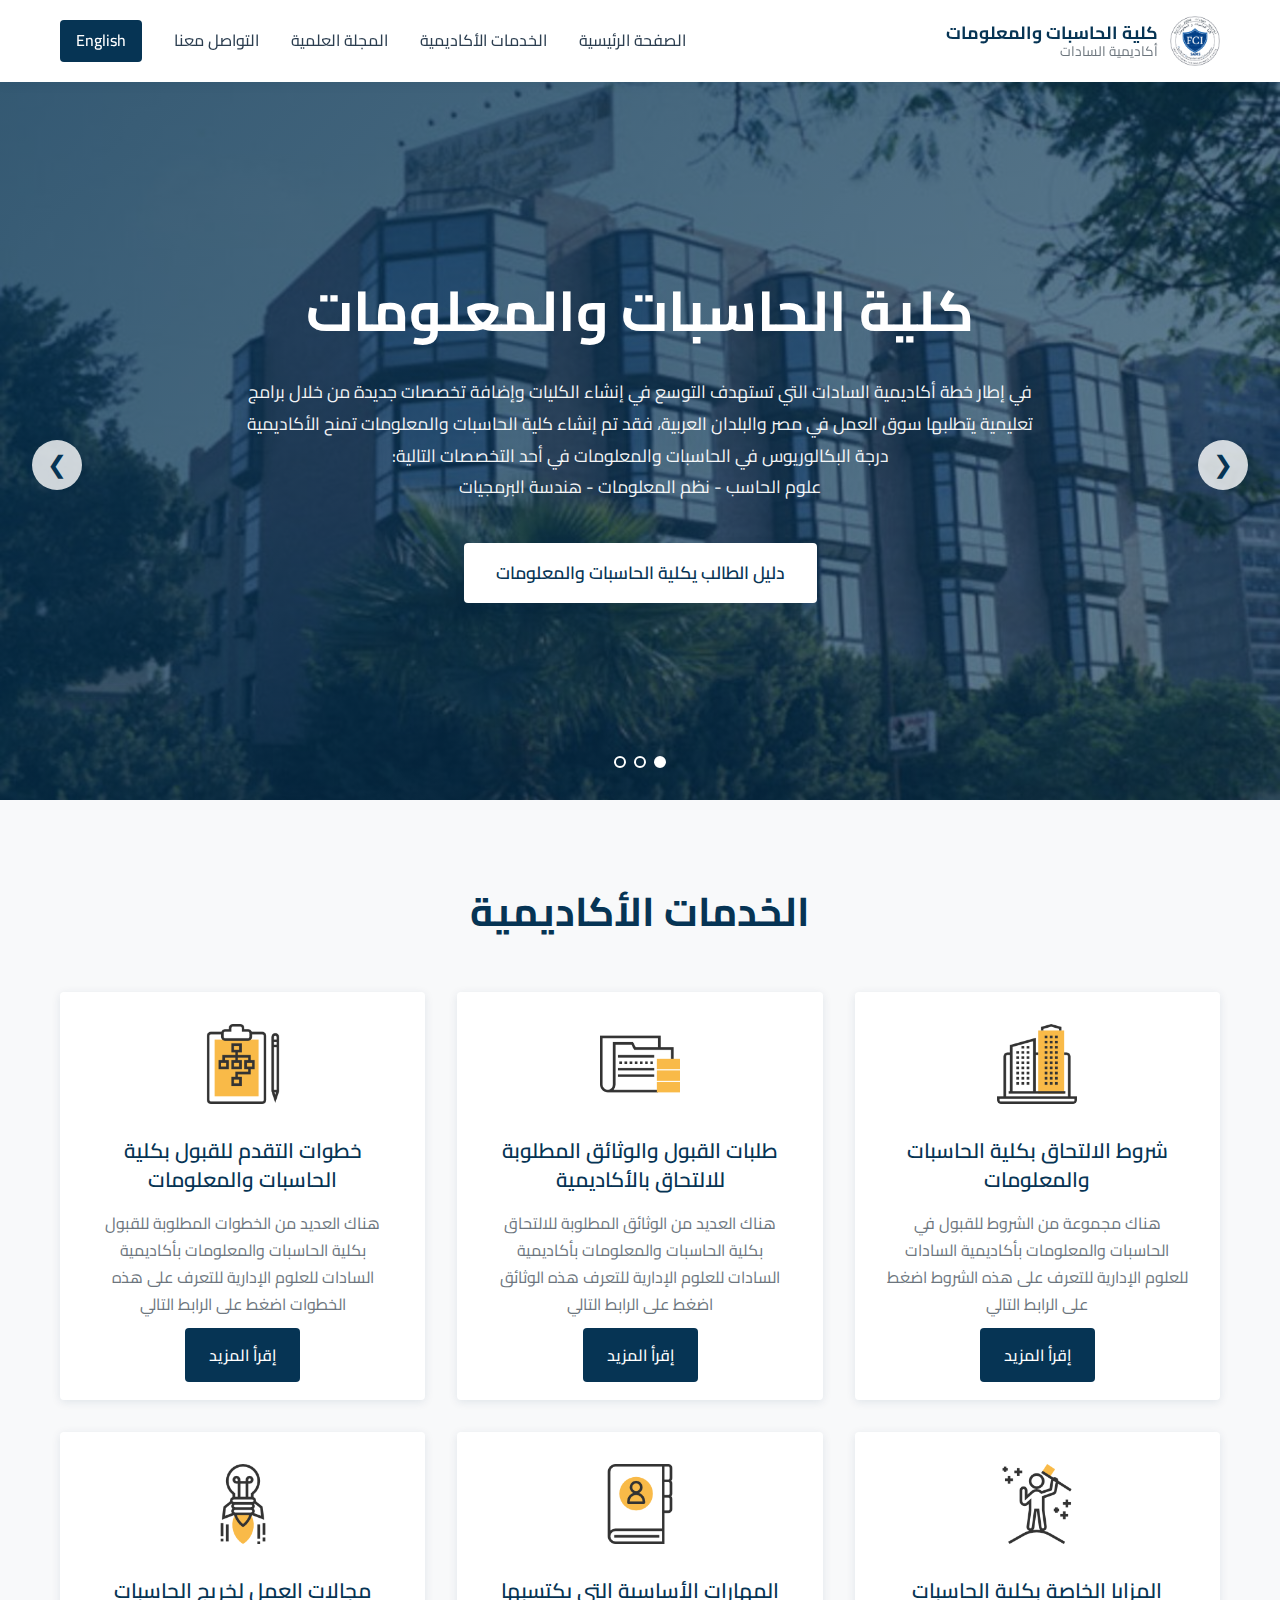
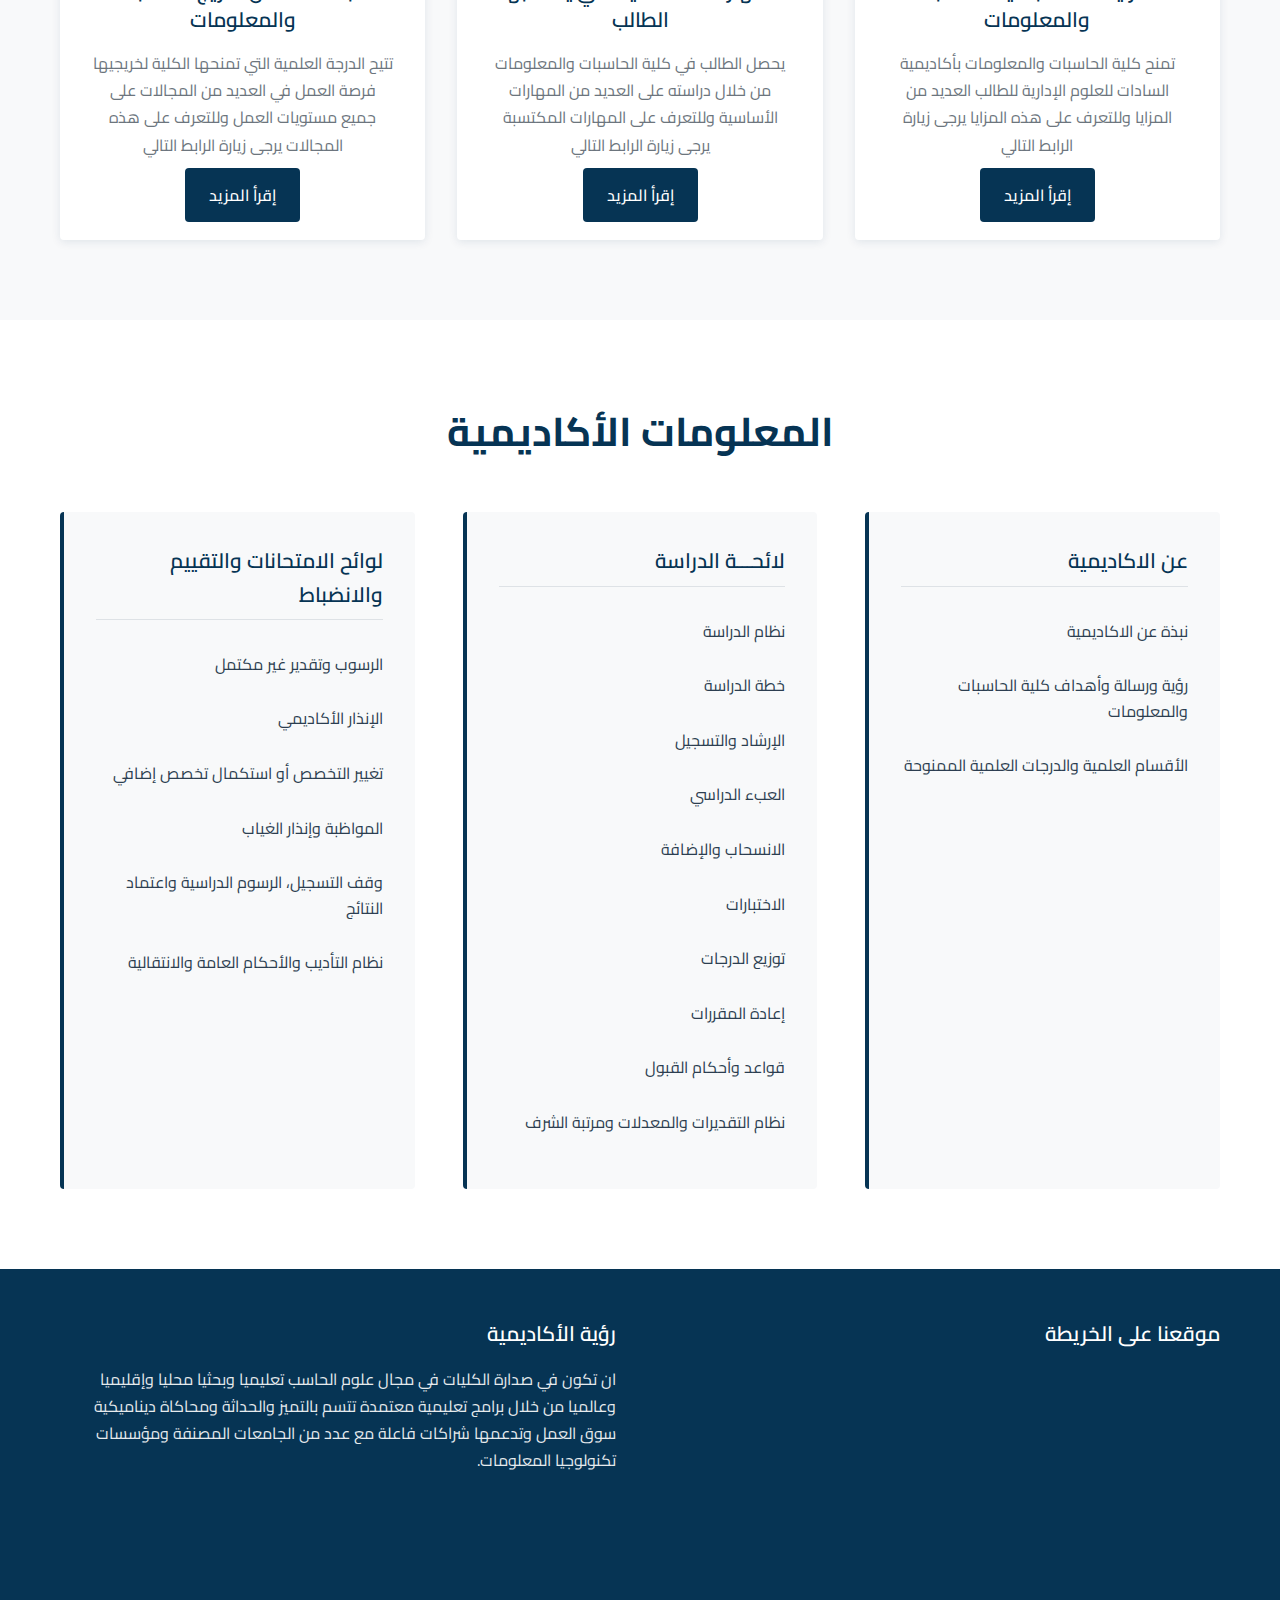
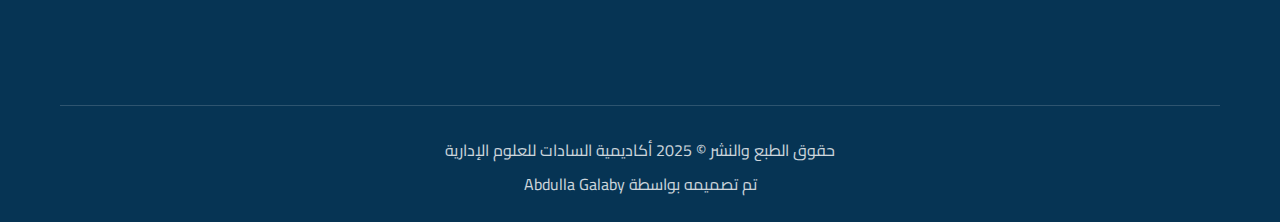
<file: index.html>
<!DOCTYPE html><html lang="ar" dir="rtl"><head>
    <meta charset="UTF-8">
    <meta name="viewport" content="width=device-width, initial-scale=1.0">
    <title>كلية الحاسبات والمعلومات - أكاديمية السادات</title>
    <link rel="icon" type="image/x-icon" href="/images/logo.png">
    <link rel="stylesheet" href="css/style.css">
    <link rel="preconnect" href="https://fonts.googleapis.com">
    <link rel="preconnect" href="https://fonts.gstatic.com" crossorigin="">
    <link href="https://fonts.googleapis.com/css2?family=Cairo:wght@300;400;600;700&family=Inter:wght@300;400;600;700&display=swap" rel="stylesheet">
</head>
<body>
    <!-- Header -->
    <header class="header">
        <div class="container">
            <div class="header-content">
                <div class="logo" onclick="window.location.href ='/'">
                    <img src="images/logo-78.png" alt="شعار أكاديمية السادات" class="logo-img">
                    <div class="logo-text">
                        <span class="logo-title">كلية الحاسبات والمعلومات</span>
                        <span class="logo-subtitle">أكاديمية السادات</span>
                    </div>
                </div>
                
                <nav class="nav">
                    <ul class="nav-menu">
                        <li><a href="/#home" class="nav-link">الصفحة الرئيسية</a></li>
                        <li><a href="/#cards-section" class="nav-link">الخدمات الأكاديمية</a></li>
                        <li><a href="#" class="nav-link">المجلة العلمية</a></li>
                        <!--<li><a href="/#links-section" class="nav-link">المعلومات الأكاديمية</a></li>-->
                        <li><a href="/contact" class="nav-link">التواصل معنا</a></li>
                    </ul>
                    
                    <div class="header-actions">
                        <a href="/en/" class="lang-toggle">English</a>
                        <button class="burger-menu" onclick="toggleMenu()">
                            <span></span>
                            <span></span>
                            <span></span>
                        </button>
                    </div>
                </nav>
            </div>
        </div>
    </header>

    <!-- Mobile Menu Overlay -->
    <div class="mobile-menu-overlay" onclick="toggleMenu()"></div>
    <!-- Main Content -->
    <main>
        <!-- Home Section -->
        <section id="home" class="hero">
            <div class="carousel">
                <div class="carousel-track">
                                        <div class="carousel-slide active">
                        <img src="images/688f4804b1947.jpg" alt="صورة الكلية 1">
                        <div class="slide-overlay"></div>
                    </div>
                                        <div class="carousel-slide ">
                        <img src="images/688f4805eddb9.jpg" alt="صورة الكلية 2">
                        <div class="slide-overlay"></div>
                    </div>
                                        <div class="carousel-slide ">
                        <img src="images/688f4b6b60785.jpeg" alt="صورة الكلية 3">
                        <div class="slide-overlay"></div>
                    </div>
                                    </div>
                
                <div class="carousel-content">
                    <div class="container">
                        <h1 class="hero-title">كلية الحاسبات والمعلومات</h1>
                        
                        <div class="hero-description">
                            <p>في إطار خطة أكاديمية السادات التي تستهدف التوسع في إنشاء الكليات وإضافة تخصصات جديدة من خلال برامج تعليمية يتطلبها سوق العمل في مصر والبلدان العربية، فقد تم إنشاء كلية الحاسبات والمعلومات تمنح الأكاديمية درجة البكالوريوس في الحاسبات والمعلومات في أحد التخصصات التالية:<br>
علوم الحاسب - نظم المعلومات - هندسة البرمجيات</p>
                        </div>
                                                <a href="https://drive.google.com/file/d/1PzMb8SVrkaJJdWj8Dk7TN1KblQc7kfsU/view" target="_blank" class="hero-btn">
                            دليل الطالب يكلية الحاسبات والمعلومات                        </a>
                    </div>
                </div>
                
                <div class="carousel-nav">
                    <button class="carousel-btn prev" onclick="changeSlide(-1)">❮</button>
                    <button class="carousel-btn next" onclick="changeSlide(1)">❯</button>
                </div>
                
                <div class="carousel-indicators">
                                        <button class="indicator active" onclick="goToSlide(0)"></button>
                                        <button class="indicator " onclick="goToSlide(1)"></button>
                                        <button class="indicator " onclick="goToSlide(2)"></button>
                                    </div>
            </div>
        </section>

        <!-- Cards Section -->
        <section id="cards-section" class="cards-section">
            <div class="container">
                <h2 class="section-title">الخدمات الأكاديمية</h2>
                
                <div class="cards-grid">
                                        <div class="card">
                        <div class="card-icon">
                            <img src="images/688f4e7904fda.png" alt="شروط الالتحاق بكلية الحاسبات والمعلومات">
                        </div>
                        <h3 class="card-title">شروط الالتحاق بكلية الحاسبات والمعلومات</h3>
                        <p class="card-description">هناك مجموعة من الشروط للقبول في الحاسبات والمعلومات بأكاديمية السادات للعلوم الإدارية للتعرف على هذه الشروط اضغط على الرابط التالي</p>
                                                                        <a href="post?title=قواعد-وأحكام-القبول" class="card-btn">إقرأ المزيد</a>
                                            </div>
                                        <div class="card">
                        <div class="card-icon">
                            <img src="images/folder.png" alt="طلبات القبول والوثائق المطلوبة للالتحاق بالأكاديمية">
                        </div>
                        <h3 class="card-title">طلبات القبول والوثائق المطلوبة للالتحاق بالأكاديمية</h3>
                        <p class="card-description">هناك العديد من الوثائق المطلوبة للالتحاق بكلية الحاسبات والمعلومات بأكاديمية السادات للعلوم الإدارية للتعرف هذه الوثائق اضغط على الرابط التالي</p>
                                                                        <a href="post?title=طلبات-القبول-والوثائق-المطلوبة" class="card-btn">إقرأ المزيد</a>
                                            </div>
                                        <div class="card">
                        <div class="card-icon">
                            <img src="images/list.png" alt="خطوات التقدم للقبول بكلية الحاسبات والمعلومات">
                        </div>
                        <h3 class="card-title">خطوات التقدم للقبول بكلية الحاسبات والمعلومات</h3>
                        <p class="card-description">هناك العديد من الخطوات المطلوبة للقبول بكلية الحاسبات والمعلومات بأكاديمية السادات للعلوم الإدارية للتعرف على هذه الخطوات اضغط على الرابط التالي</p>
                                                                        <a href="post?title=قواعد-وأحكام-القبول" class="card-btn">إقرأ المزيد</a>
                                            </div>
                                        <div class="card">
                        <div class="card-icon">
                            <img src="images/success.png" alt="المزايا الخاصة بكلية الحاسبات والمعلومات">
                        </div>
                        <h3 class="card-title">المزايا الخاصة بكلية الحاسبات والمعلومات</h3>
                        <p class="card-description">تمنح كلية الحاسبات والمعلومات بأكاديمية السادات للعلوم الإدارية للطالب العديد من المزايا وللتعرف على هذه المزايا يرجى زيارة الرابط التالي</p>
                                                                        <a href="post?title=نظام-الدراسة" class="card-btn">إقرأ المزيد</a>
                                            </div>
                                        <div class="card">
                        <div class="card-icon">
                            <img src="images/notebook.png" alt="المهارات الأساسية التي يكتسبها الطالب">
                        </div>
                        <h3 class="card-title">المهارات الأساسية التي يكتسبها الطالب</h3>
                        <p class="card-description">يحصل الطالب في كلية الحاسبات والمعلومات من خلال دراسته على العديد من المهارات الأساسية وللتعرف على المهارات المكتسبة يرجى زيارة الرابط التالي</p>
                                                                        <a href="post?title=رؤية-ورسالة-وأهداف-كلية-الحاسبات-والمعلومات" class="card-btn">إقرأ المزيد</a>
                                            </div>
                                        <div class="card">
                        <div class="card-icon">
                            <img src="images/startup.png" alt="مجالات العمل لخريج الحاسبات والمعلومات">
                        </div>
                        <h3 class="card-title">مجالات العمل لخريج الحاسبات والمعلومات</h3>
                        <p class="card-description">تتيح الدرجة العلمية التي تمنحها الكلية لخريجيها فرصة العمل في العديد من المجالات على جميع مستويات العمل وللتعرف على هذه المجالات يرجى زيارة الرابط التالي</p>
                                                                        <a href="post?title=مجالات-العمل" class="card-btn">إقرأ المزيد</a>
                                            </div>
                                    </div>
            </div>
        </section>

        <!-- Links Section -->
        <section id="links-section" class="links-section">
            <div class="container">
                <h2 class="section-title">المعلومات الأكاديمية</h2>
                
                <div class="links-grid">
                                        <div class="links-column">
                        <h3 class="column-title">عن الاكاديمية</h3>
                        <ul class="links-list">
                            <li><a href="post?title=نبذة-عن-الاكاديمية">نبذة عن الاكاديمية</a></li><li><a href="post?title=رؤية-ورسالة-وأهداف-كلية-الحاسبات-والمعلومات">رؤية ورسالة وأهداف كلية الحاسبات والمعلومات</a></li><li><a href="post?title=الأقسام-العلمية-والدرجات-العلمية-الممنوحة">الأقسام العلمية والدرجات العلمية الممنوحة</a></li>                        </ul>
                    </div>
                                        <div class="links-column">
                        <h3 class="column-title">لائحـــة الدراسة</h3>
                        <ul class="links-list">
                            <li><a href="post?title=نظام-الدراسة">نظام الدراسة</a></li><li><a href="post?title=خطة-الدراسة">خطة الدراسة</a></li><li><a href="post?title=الإرشاد-والتسجيل">الإرشاد والتسجيل</a></li><li><a href="post?title=العبء-الدراسي">العبء الدراسي</a></li><li><a href="post?title=الانسحاب-والإضافة">الانسحاب والإضافة</a></li><li><a href="post?title=الاختبارات">الاختبارات</a></li><li><a href="post?title=توزيع-الدرجات">توزيع الدرجات</a></li><li><a href="post?title=إعادة-المقررات">إعادة المقررات</a></li><li><a href="post?title=قواعد-وأحكام-القبول">قواعد وأحكام القبول</a></li><li><a href="post?title=نظام-التقديرات-والمعدلات-ومرتبة-الشرف">نظام التقديرات والمعدلات ومرتبة الشرف</a></li>                        </ul>
                    </div>
                                        <div class="links-column">
                        <h3 class="column-title">لوائح الامتحانات والتقييم والانضباط</h3>
                        <ul class="links-list">
                            <li><a href="post?title=الرسوب-وتقدير-غير-مكتمل">الرسوب وتقدير غير مكتمل</a></li><li><a href="post?title=الإنذار-الأكاديمي">الإنذار الأكاديمي</a></li><li><a href="post?title=تغيير-التخصص-أو-استكمال-تخصص-إضافي">تغيير التخصص أو استكمال تخصص إضافي</a></li><li><a href="post?title=المواظبة-وإنذار-الغياب">المواظبة وإنذار الغياب</a></li><li><a href="post?title=وقف-التسجيل،-الرسوم-الدراسية-واعتماد-النتائج">وقف التسجيل، الرسوم الدراسية واعتماد النتائج</a></li><li><a href="post?title=نظام-التأديب-والأحكام-العامة-والانتقالية">نظام التأديب والأحكام العامة والانتقالية</a></li>                        </ul>
                    </div>
                                    </div>
            </div>
        </section>
    </main>
    <script>
        const totalSlides = 3;
    </script>
    <script src="js/script.js"></script>
    <footer class="footer">
        <div class="container">
            <div class="footer-content">
                <div class="footer-map">
                    <h3>موقعنا على الخريطة</h3>
                    <iframe src="https://www.google.com/maps/embed?pb=!1m18!1m12!1m3!1d3456.6957586736603!2d31.24706931452763!3d29.959428629539904!2m3!1f0!2f0!3f0!3m2!1i1024!2i768!4f13.1!3m3!1m2!1s0x145847efb305d439%3A0x7b99c3a86f98ca43!2sSadat+Academy+for+Management+Sciences!5e0!3m2!1sen!2seg!4v1467468285325" width="100%" height="300" style="border:0;" allowfullscreen="" loading="lazy"></iframe>
                </div>
                
                <div class="footer-vision">
                    <h3>رؤية الأكاديمية</h3>
                    <p> ان تكون في صدارة الكليات في مجال علوم الحاسب تعليميا وبحثيا محليا وإقليميا وعالميا من خلال برامج تعليمية معتمدة تتسم بالتميز والحداثة ومحاكاة ديناميكية سوق العمل وتدعمها شراكات فاعلة مع عدد من الجامعات المصنفة ومؤسسات تكنولوجيا المعلومات. </p>
                </div>
            </div>
            
            <div class="footer-bottom">
                <p>حقوق الطبع والنشر © 2025 أكاديمية السادات للعلوم الإدارية</p>
                <p>تم تصميمه بواسطة Abdulla Galaby</p>
            </div>
        </div>
    </footer>

    

</body></html>
</file>
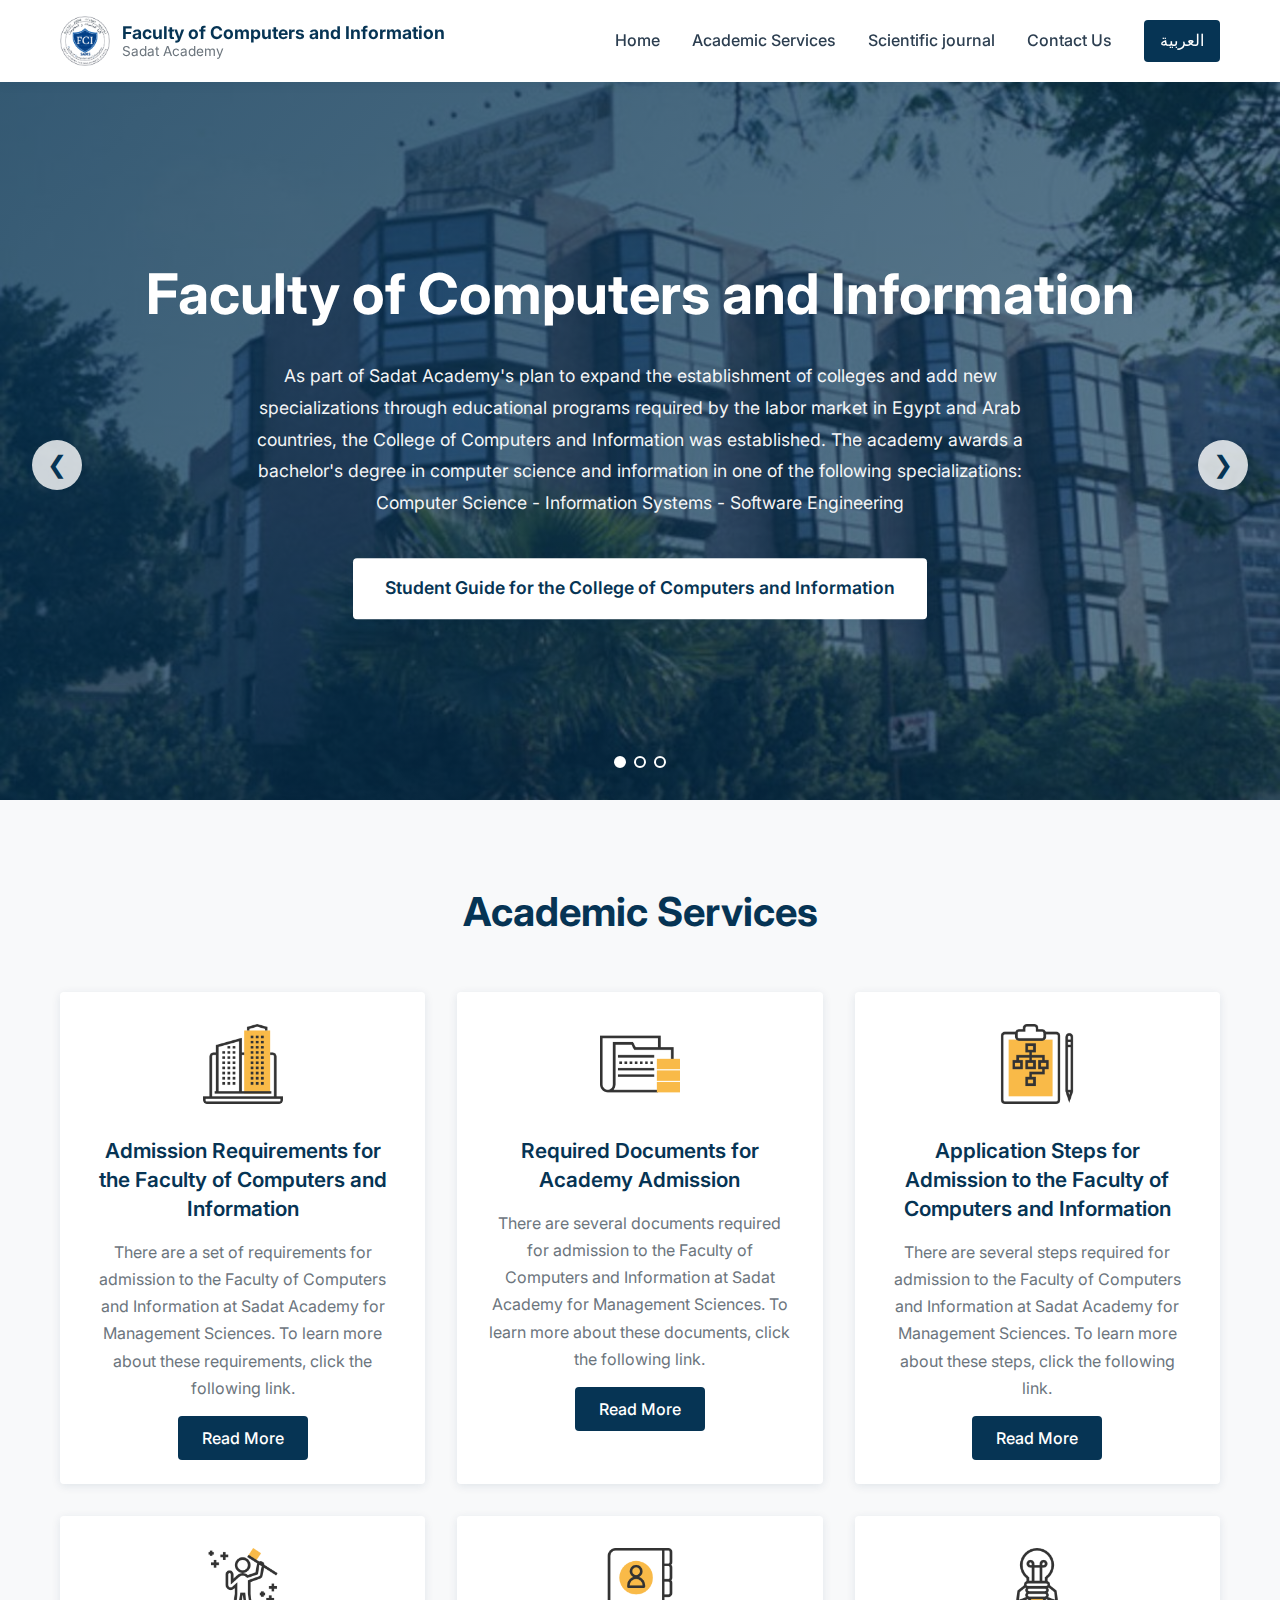
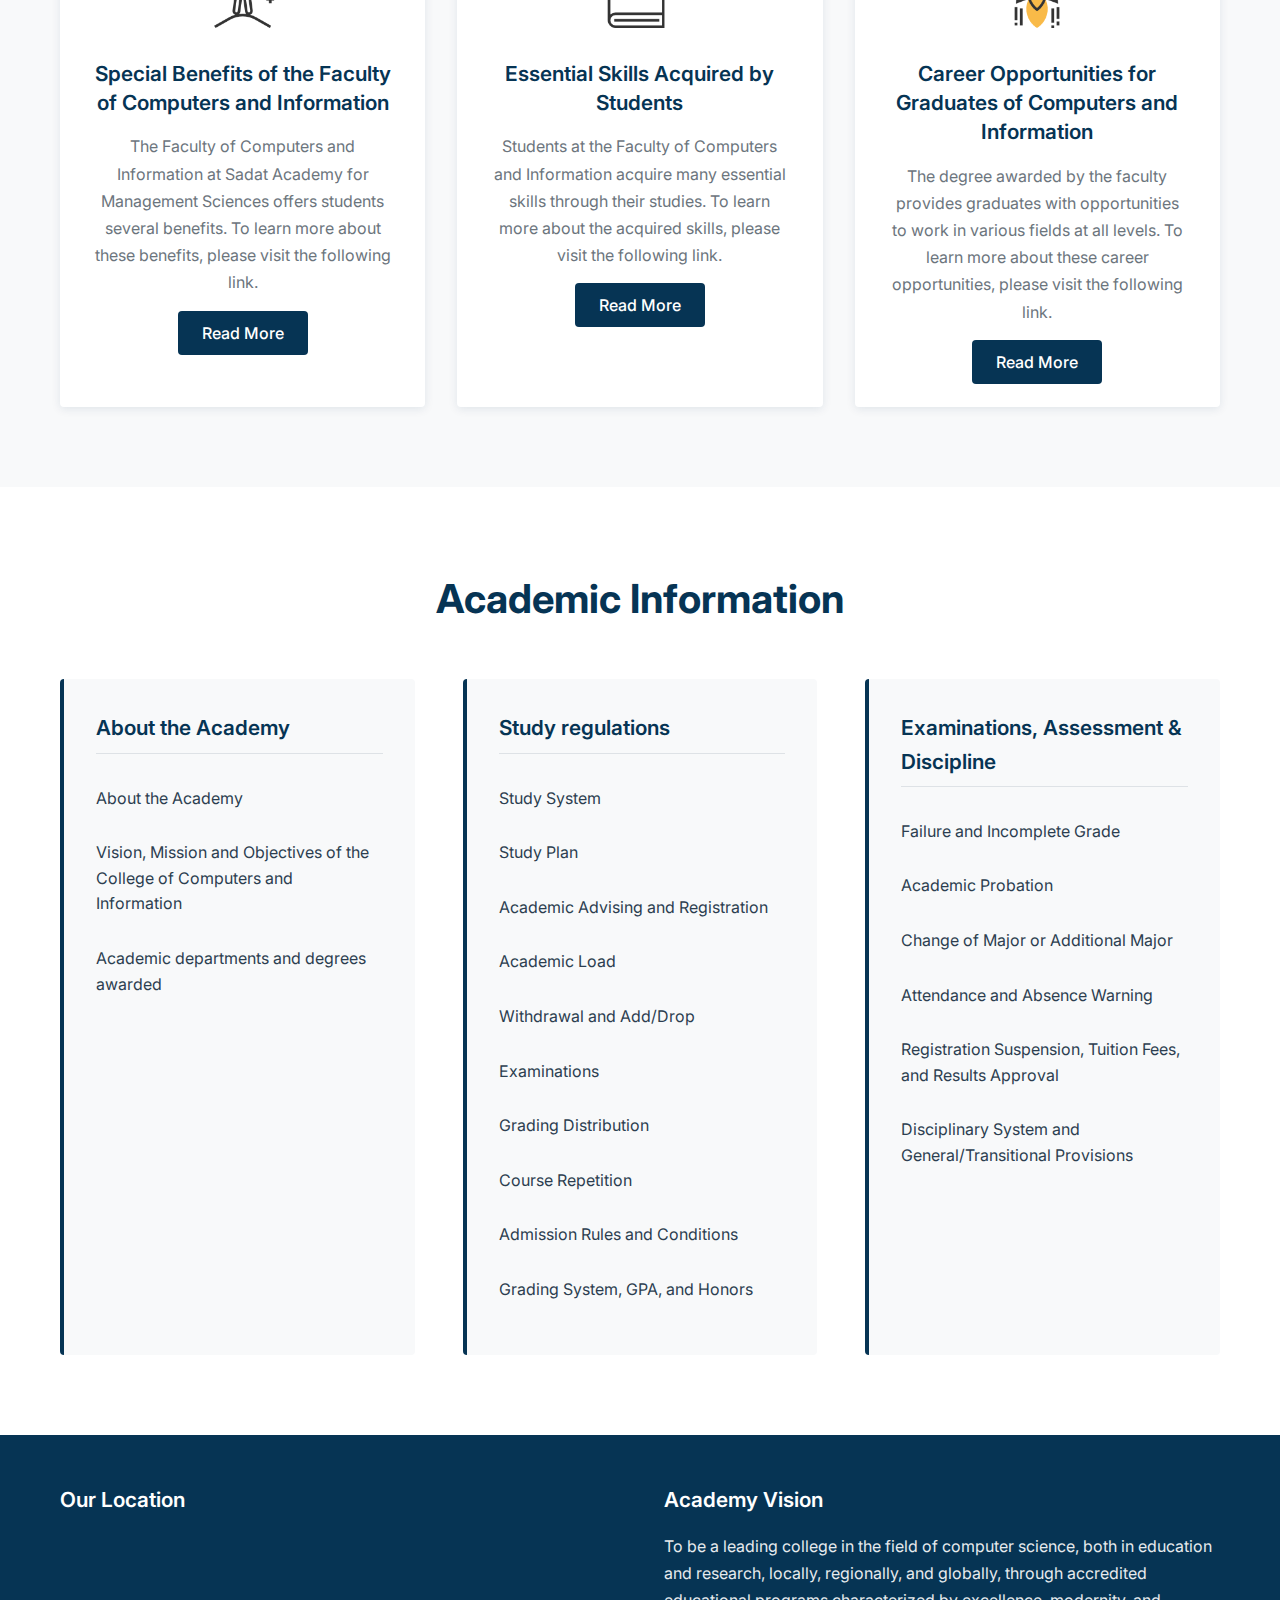
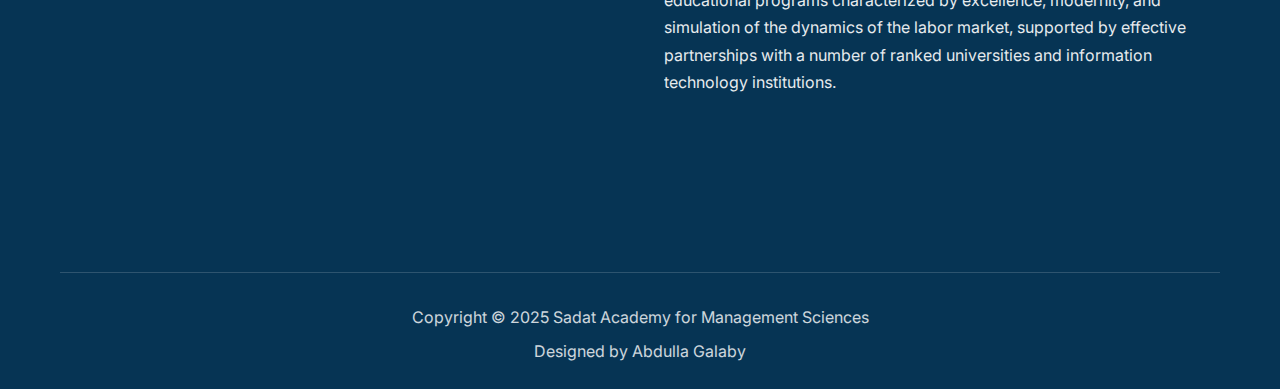
<file: en.html>
<!DOCTYPE html>
<html lang="en" dir="ltr">
<head>
    <meta charset="UTF-8">
    <meta name="viewport" content="width=device-width, initial-scale=1.0">
    <title>Faculty of Computers and Information - Sadat Academy</title>
    <link rel="icon" type="image/x-icon" href="/images/logo.png">
    <link rel="stylesheet" href="/assets/css/style.css">
    <link rel="preconnect" href="https://fonts.googleapis.com">
    <link rel="preconnect" href="https://fonts.gstatic.com" crossorigin>
    <link href="https://fonts.googleapis.com/css2?family=Cairo:wght@300;400;600;700&family=Inter:wght@300;400;600;700&display=swap" rel="stylesheet">
</head>
<body class="lang-en">
    <!-- Header -->
    <header class="header">
        <div class="container">
            <div class="header-content">
                <div class="logo" onclick="window.location.href ='/en/'">
                    <img src="../images/logo-78.png" alt="Sadat Academy Logo" class="logo-img">
                    <div class="logo-text">
                        <span class="logo-title">Faculty of Computers and Information</span>
                        <span class="logo-subtitle">Sadat Academy</span>
                    </div>
                </div>
                
                <nav class="nav">
                    <ul class="nav-menu">
                        <li><a href="/en/#home" class="nav-link">Home</a></li>
                        <li><a href="/en/#cards-section" class="nav-link">Academic Services</a></li>
                        <li><a href="#" class="nav-link">Scientific journal</a></li>
                        <!--<li><a href="/en/#links-section" class="nav-link">Academic Information</a></li>-->
                        <li><a href="/en/contact" class="nav-link">Contact Us</a></li>
                    </ul>
                    
                    <div class="header-actions">
                        <a href="/" class="lang-toggle">العربية</a>
                        <button class="burger-menu" onclick="toggleMenu()">
                            <span></span>
                            <span></span>
                            <span></span>
                        </button>
                    </div>
                </nav>
            </div>
        </div>
    </header>

    <!-- Mobile Menu Overlay -->
    <div class="mobile-menu-overlay" onclick="toggleMenu()"></div>
    <!-- Main Content -->
    <main>
        <!-- Home Section -->
        <section id="home" class="hero">
            <div class="carousel">
                <div class="carousel-track">
                                        <div class="carousel-slide active">
                        <img src="../images/688f4804b1947.jpg" alt="College Image 1">
                        <div class="slide-overlay"></div>
                    </div>
                                        <div class="carousel-slide ">
                        <img src="../images/688f4805eddb9.jpg" alt="College Image 2">
                        <div class="slide-overlay"></div>
                    </div>
                                        <div class="carousel-slide ">
                        <img src="../images/688f4b6b60785.jpeg" alt="College Image 3">
                        <div class="slide-overlay"></div>
                    </div>
                                    </div>
                
                <div class="carousel-content">
                    <div class="container">
                        <h1 class="hero-title">Faculty of Computers and Information</h1>
                        
                        <div class="hero-description">
                            <p>As part of Sadat Academy&#039;s plan to expand the establishment of colleges and add new specializations through educational programs required by the labor market in Egypt and Arab countries, the College of Computers and Information was established. The academy awards a bachelor&#039;s degree in computer science and information in one of the following specializations:<br />
Computer Science - Information Systems - Software Engineering</p>
                        </div>
                                                <a href="https://drive.google.com/file/d/1PzMb8SVrkaJJdWj8Dk7TN1KblQc7kfsU/view" target="_blank" class="hero-btn">
                            Student Guide for the College of Computers and Information                        </a>
                    </div>
                </div>
                
                <div class="carousel-nav">
                    <button class="carousel-btn prev" onclick="changeSlide(-1)">❮</button>
                    <button class="carousel-btn next" onclick="changeSlide(1)">❯</button>
                </div>
                
                <div class="carousel-indicators">
                                        <button class="indicator active" onclick="goToSlide(0)"></button>
                                        <button class="indicator " onclick="goToSlide(1)"></button>
                                        <button class="indicator " onclick="goToSlide(2)"></button>
                                    </div>
            </div>
        </section>

        <!-- Cards Section -->
        <section id="cards-section" class="cards-section">
            <div class="container">
                <h2 class="section-title">Academic Services</h2>
                
                <div class="cards-grid">
                                        <div class="card">
                        <div class="card-icon">
                            <img src="../images/688f4e7904fda.png" alt="Admission Requirements for the Faculty of Computers and Information">
                        </div>
                        <h3 class="card-title">Admission Requirements for the Faculty of Computers and Information</h3>
                        <p class="card-description">There are a set of requirements for admission to the Faculty of Computers and Information at Sadat Academy for Management Sciences. To learn more about these requirements, click the following link.</p>
                                                                        <a href="post?title=Admission-Rules-and-Conditions" class="card-btn">Read More</a>
                                            </div>
                                        <div class="card">
                        <div class="card-icon">
                            <img src="/images/folder.png" alt="Required Documents for Academy Admission">
                        </div>
                        <h3 class="card-title">Required Documents for Academy Admission</h3>
                        <p class="card-description">There are several documents required for admission to the Faculty of Computers and Information at Sadat Academy for Management Sciences. To learn more about these documents, click the following link.</p>
                                                                        <a href="post?title=Applications-and-required-documents" class="card-btn">Read More</a>
                                            </div>
                                        <div class="card">
                        <div class="card-icon">
                            <img src="/images/list.png" alt="Application Steps for Admission to the Faculty of Computers and Information">
                        </div>
                        <h3 class="card-title">Application Steps for Admission to the Faculty of Computers and Information</h3>
                        <p class="card-description">There are several steps required for admission to the Faculty of Computers and Information at Sadat Academy for Management Sciences. To learn more about these steps, click the following link.</p>
                                                                        <a href="post?title=Admission-Rules-and-Conditions" class="card-btn">Read More</a>
                                            </div>
                                        <div class="card">
                        <div class="card-icon">
                            <img src="/images/success.png" alt="Special Benefits of the Faculty of Computers and Information">
                        </div>
                        <h3 class="card-title">Special Benefits of the Faculty of Computers and Information</h3>
                        <p class="card-description">The Faculty of Computers and Information at Sadat Academy for Management Sciences offers students several benefits. To learn more about these benefits, please visit the following link.</p>
                                                                        <a href="post?title=Study-System" class="card-btn">Read More</a>
                                            </div>
                                        <div class="card">
                        <div class="card-icon">
                            <img src="/images/notebook.png" alt="Essential Skills Acquired by Students">
                        </div>
                        <h3 class="card-title">Essential Skills Acquired by Students</h3>
                        <p class="card-description">Students at the Faculty of Computers and Information acquire many essential skills through their studies. To learn more about the acquired skills, please visit the following link.</p>
                                                                        <a href="post?title=Vision,-Mission-and-Objectives-of-the-College-of-Computers-and-Information" class="card-btn">Read More</a>
                                            </div>
                                        <div class="card">
                        <div class="card-icon">
                            <img src="/images/startup.png" alt="Career Opportunities for Graduates of Computers and Information">
                        </div>
                        <h3 class="card-title">Career Opportunities for Graduates of Computers and Information</h3>
                        <p class="card-description">The degree awarded by the faculty provides graduates with opportunities to work in various fields at all levels. To learn more about these career opportunities, please visit the following link.</p>
                                                                        <a href="post?title=Fields-of-work" class="card-btn">Read More</a>
                                            </div>
                                    </div>
            </div>
        </section>

        <!-- Links Section -->
        <section id="links-section" class="links-section">
            <div class="container">
                <h2 class="section-title">Academic Information</h2>
                
                <div class="links-grid">
                                        <div class="links-column">
                        <h3 class="column-title">About the Academy</h3>
                        <ul class="links-list">
                            <li><a href="post?title=About-the-Academy">About the Academy</a></li><li><a href="post?title=Vision,-Mission-and-Objectives-of-the-College-of-Computers-and-Information">Vision, Mission and Objectives of the College of Computers and Information</a></li><li><a href="post?title=Academic-departments-and-degrees-awarded">Academic departments and degrees awarded</a></li>                        </ul>
                    </div>
                                        <div class="links-column">
                        <h3 class="column-title">Study regulations</h3>
                        <ul class="links-list">
                            <li><a href="post?title=Study-System">Study System</a></li><li><a href="post?title=Study-Plan">Study Plan</a></li><li><a href="post?title=Academic-Advising-and-Registration">Academic Advising and Registration</a></li><li><a href="post?title=Academic-Load">Academic Load</a></li><li><a href="post?title=Withdrawal-and-Add/Drop">Withdrawal and Add/Drop</a></li><li><a href="post?title=Examinations">Examinations</a></li><li><a href="post?title=Grading-Distribution">Grading Distribution</a></li><li><a href="post?title=Course-Repetition">Course Repetition</a></li><li><a href="post?title=Admission-Rules-and-Conditions">Admission Rules and Conditions</a></li><li><a href="post?title=Grading-System,-GPA,-and-Honors">Grading System, GPA, and Honors</a></li>                        </ul>
                    </div>
                                        <div class="links-column">
                        <h3 class="column-title">Examinations, Assessment &amp; Discipline</h3>
                        <ul class="links-list">
                            <li><a href="post?title=Failure-and-Incomplete-Grade">Failure and Incomplete Grade</a></li><li><a href="post?title=Academic-Probation">Academic Probation</a></li><li><a href="post?title=Change-of-Major-or-Additional-Major">Change of Major or Additional Major</a></li><li><a href="post?title=Attendance-and-Absence-Warning">Attendance and Absence Warning</a></li><li><a href="post?title=Registration-Suspension,-Tuition-Fees,-and-Results-Approval">Registration Suspension, Tuition Fees, and Results Approval</a></li><li><a href="post?title=Disciplinary-System-and-General/Transitional-Provisions">Disciplinary System and General/Transitional Provisions</a></li>                        </ul>
                    </div>
                                    </div>
            </div>
        </section>
    </main>
    <script>
        const totalSlides = 3;
    </script>
    <script src="/assets/js/script.js"></script>
    <footer class="footer">
        <div class="container">
            <div class="footer-content">
                <div class="footer-map">
                    <h3>Our Location</h3>
                    <iframe src="https://www.google.com/maps/embed?pb=!1m18!1m12!1m3!1d3456.6957586736603!2d31.24706931452763!3d29.959428629539904!2m3!1f0!2f0!3f0!3m2!1i1024!2i768!4f13.1!3m3!1m2!1s0x145847efb305d439%3A0x7b99c3a86f98ca43!2sSadat+Academy+for+Management+Sciences!5e0!3m2!1sen!2seg!4v1467468285325" width="100%" height="300" style="border:0;" allowfullscreen loading="lazy"></iframe>
                </div>
                
                <div class="footer-vision">
                    <h3>Academy Vision</h3>
                    <p>To be a leading college in the field of computer science, both in education and research, locally, regionally, and globally, through accredited educational programs characterized by excellence, modernity, and simulation of the dynamics of the labor market, supported by effective partnerships with a number of ranked universities and information technology institutions.</p>
                </div>
            </div>
            
            <div class="footer-bottom">
                <p>Copyright © 2025 Sadat Academy for Management Sciences</p>
                <p>Designed by Abdulla Galaby</p>
            </div>
        </div>
    </footer>
</body>
</html>
</file>
<file: css/style.css>
/* CSS Reset and Variables */
* {
    margin: 0;
    padding: 0;
    box-sizing: border-box;
}

:root {
    --primary-color: #063454;
    --primary-light: #0a4a6b;
    --primary-dark: #042438;
    --secondary-color: #f8f9fa;
    --accent-color: #e6f1ff;
    --text-dark: #2c3e50;
    --text-light: #6c757d;
    --border-color: #dee2e6;
    --white: #ffffff;
    --shadow: 0 2px 10px rgba(6, 52, 84, 0.1);
    --shadow-hover: 0 4px 20px rgba(6, 52, 84, 0.15);
    --transition: all 0.3s ease;
    --border-radius: 4px;
}

/* Typography */
body {
    font-family: 'Cairo', 'Inter', -apple-system, BlinkMacSystemFont, sans-serif;
    line-height: 1.6;
    color: var(--text-dark);
    background-color: var(--white);
}

body.lang-en {
    font-family: 'Inter', -apple-system, BlinkMacSystemFont, sans-serif;
    direction: ltr;
}

/* Language Toggle */
.ar { display: block; }
.en { display: none; }

body.lang-en .ar { display: none; }
body.lang-en .en { display: block; }

/* Container */
.container {
    max-width: 1200px;
    margin: 0 auto;
    padding: 0 20px;
}

/* Header */
.header {
    background: var(--white);
    box-shadow: var(--shadow);
    position: fixed;
    top: 0;
    left: 0;
    right: 0;
    z-index: 1000;
    transition: var(--transition);
}

.header-content {
    display: flex;
    align-items: center;
    justify-content: space-between;
    padding: 1rem 0;
}

.logo {
    display: flex;
    align-items: center;
    gap: 12px;
}

.logo-img {
    width: 50px;
    height: 50px;
    border-radius: var(--border-radius);
    object-fit: cover;
}

.logo-text {
    display: flex;
    flex-direction: column;
}

.logo-title {
    font-weight: 700;
    font-size: 1.1rem;
    color: var(--primary-color);
    line-height: 1.2;
}

.logo-subtitle {
    font-size: 0.85rem;
    color: var(--text-light);
    line-height: 1.2;
}

.nav {
    display: flex;
    align-items: center;
    gap: 2rem;
}

.nav-menu {
    display: flex;
    list-style: none;
    gap: 2rem;
    margin: 0;
}

.nav-link {
    color: var(--text-dark);
    text-decoration: none;
    font-weight: 500;
    padding: 0.5rem 0;
    position: relative;
    transition: var(--transition);
}

.nav-link:hover {
    color: var(--primary-color);
}

.nav-link::after {
    content: '';
    position: absolute;
    bottom: 0;
    left: 0;
    width: 0;
    height: 2px;
    background: var(--primary-color);
    transition: var(--transition);
}

.nav-link:hover::after {
    width: 100%;
}

.header-actions {
    display: flex;
    align-items: center;
    gap: 1rem;
}

.lang-toggle {
    background: var(--primary-color);
    color: var(--white);
    border: none;
    padding: 0.5rem 1rem;
    border-radius: var(--border-radius);
    cursor: pointer;
    font-weight: 500;
    transition: var(--transition);
    text-decoration:none;
}

.lang-toggle:hover {
    background: var(--primary-light);
}

.burger-menu {
    display: none;
    flex-direction: column;
    gap: 4px;
    background: none;
    border: none;
    cursor: pointer;
    padding: 5px;
}

.burger-menu span {
    width: 25px;
    height: 3px;
    background: var(--primary-color);
    transition: var(--transition);
}

.burger-menu.active span:nth-child(1) {
    transform: rotate(45deg) translate(5px, 5px);
}

.burger-menu.active span:nth-child(2) {
    opacity: 0;
}

.burger-menu.active span:nth-child(3) {
    transform: rotate(-45deg) translate(7px, -6px);
}

/* Mobile Menu */
.mobile-menu-overlay {
    display: none;
    position: fixed;
    top: 0;
    left: 0;
    right: 0;
    bottom: 0;
    background: rgba(0, 0, 0, 0.5);
    z-index: 999;
}

.mobile-menu-overlay.active {
    display: block;
}

/* Hero Section */
.hero {
    margin-top: 80px;
    position: relative;
    height: 80vh;
    min-height: 600px;
    overflow: hidden;
}

.carousel {
    position: relative;
    width: 100%;
    height: 100%;
}

.carousel-track {
    position: relative;
    width: 100%;
    height: 100%;
}

.carousel-slide {
    position: absolute;
    top: 0;
    left: 0;
    width: 100%;
    height: 100%;
    opacity: 0;
    transition: opacity 0.6s ease-in-out;
}

.carousel-slide.active {
    opacity: 1;
}

.carousel-slide img {
    width: 100%;
    height: 100%;
    object-fit: cover;
}

.slide-overlay {
    position: absolute;
    top: 0;
    left: 0;
    right: 0;
    bottom: 0;
    background: linear-gradient(135deg, rgba(6, 52, 84, 0.8), rgba(6, 52, 84, 0.6));
}

.carousel-content {
    position: absolute;
    top: 50%;
    left: 50%;
    transform: translate(-50%, -50%);
    width: 100%;
    text-align: center;
    z-index: 10;
}

.hero-title {
    font-size: 3.5rem;
    font-weight: 700;
    color: var(--white);
    margin-bottom: 2rem;
    line-height: 1.2;
}

.hero-description {
    font-size: 1.1rem;
    color: var(--white);
    margin-bottom: 2.5rem;
    max-width: 800px;
    margin-left: auto;
    margin-right: auto;
    opacity: 0.95;
    line-height: 1.8;
}

.hero-btn {
    display: inline-block;
    background: var(--white);
    color: var(--primary-color);
    padding: 1rem 2rem;
    text-decoration: none;
    border-radius: var(--border-radius);
    font-weight: 600;
    font-size: 1.1rem;
    transition: var(--transition);
    box-shadow: var(--shadow);
    text-decoration:none;
}

.hero-btn:hover {
    transform: translateY(-2px);
    box-shadow: var(--shadow-hover);
    background: var(--accent-color);
}

.carousel-nav {
    position: absolute;
    top: 50%;
    width: 100%;
    display: flex;
    justify-content: space-between;
    padding: 0 2rem;
    z-index: 10;
}

.carousel-btn {
    background: rgba(255, 255, 255, 0.8);
    border: none;
    width: 50px;
    height: 50px;
    border-radius: 50%;
    cursor: pointer;
    font-size: 1.5rem;
    color: var(--primary-color);
    transition: var(--transition);
    display: flex;
    align-items: center;
    justify-content: center;
}

.carousel-btn:hover {
    background: var(--white);
    transform: scale(1.1);
}

.carousel-indicators {
    position: absolute;
    bottom: 2rem;
    left: 50%;
    transform: translateX(-50%);
    display: flex;
    gap: 0.5rem;
    z-index: 10;
}

.indicator {
    width: 12px;
    height: 12px;
    border-radius: 50%;
    border: 2px solid var(--white);
    background: transparent;
    cursor: pointer;
    transition: var(--transition);
}

.indicator.active {
    background: var(--white);
}

/* Sections */
.section-title {
    font-size: 2.5rem;
    font-weight: 700;
    text-align: center;
    margin-bottom: 3rem;
    color: var(--primary-color);
}

/* Cards Section */
.cards-section {
    padding: 5rem 0;
    background: var(--secondary-color);
}

.cards-grid {
    display: grid;
    grid-template-columns: repeat(auto-fit, minmax(350px, 1fr));
    gap: 2rem;
}

.card {
    background: var(--white);
    padding: 2rem;
    border-radius: var(--border-radius);
    box-shadow: var(--shadow);
    transition: var(--transition);
    text-align: center;
}

.card:hover {
    transform: translateY(-5px);
    box-shadow: var(--shadow-hover);
}

.card-icon {
    margin-bottom: 1.5rem;
}

.card-icon img {
    width: 80px;
    height: 80px;
    border-radius: var(--border-radius);
    object-fit: cover;
}

.card-title {
    font-size: 1.3rem;
    font-weight: 600;
    margin-bottom: 1rem;
    color: var(--primary-color);
    line-height: 1.4;
}

.card-description {
    color: var(--text-light);
    margin-bottom: 1.5rem;
    line-height: 1.7;
}

.card-btn {
    background: var(--primary-color);
    color: var(--white);
    border: none;
    padding: 0.75rem 1.5rem;
    border-radius: var(--border-radius);
    cursor: pointer;
    font-weight: 500;
    transition: var(--transition);
    text-decoration:none;
}

.card-btn:hover {
    background: var(--primary-light);
    transform: translateY(-1px);
}

/* Links Section */
.links-section {
    padding: 5rem 0;
    background: var(--white);
}

.links-grid {
    display: grid;
    grid-template-columns: repeat(auto-fit, minmax(300px, 1fr));
    gap: 3rem;
}

.links-column {
    background: var(--secondary-color);
    padding: 2rem;
    border-radius: var(--border-radius);
    border-left: 4px solid var(--primary-color);
}

.column-title {
    font-size: 1.3rem;
    font-weight: 600;
    color: var(--primary-color);
    margin-bottom: 1.5rem;
    padding-bottom: 0.5rem;
    border-bottom: 1px solid var(--border-color);
}

.links-list {
    list-style: none;
}

.links-list li {
    margin-bottom: 0.75rem;
}

.links-list a {
    color: var(--text-dark);
    text-decoration: none;
    transition: var(--transition);
    display: block;
    padding: 0.5rem 0;
    border-bottom: 1px solid transparent;
}

.links-list a:hover {
    color: var(--primary-color);
    border-bottom-color: var(--primary-color);
    padding-left: 10px;
}

/* Contact Section */
.contact-section {
    padding: 5rem 0;
    background: var(--secondary-color);
}

.contact-content {
    display: grid;
    grid-template-columns: 1fr 1fr;
    gap: 4rem;
    align-items: start;
}

.contact-info {
    display: flex;
    flex-direction: column;
    gap: 2rem;
}

.contact-item h3 {
    font-weight: 600;
    color: var(--primary-color);
    margin-bottom: 0.5rem;
}

.contact-item p {
    color: var(--text-light);
    line-height: 1.6;
}

.contact-item a {
    color: var(--primary-color);
    text-decoration: none;
}

.contact-item a:hover {
    text-decoration: underline;
}

.contact-form {
    background: var(--white);
    padding: 2rem;
    border-radius: var(--border-radius);
    box-shadow: var(--shadow);
}

.form-group {
    margin-bottom: 1.5rem;
}

.form-group label {
    display: block;
    font-weight: 500;
    color: var(--text-dark);
    margin-bottom: 0.5rem;
}

/* Hide English labels in Arabic mode and vice versa */
.form-group label.ar {
    display: block;
}

.form-group label.en {
    display: none;
}

body.lang-en .form-group label.ar {
    display: none;
}

body.lang-en .form-group label.en {
    display: block;
}

.form-group input,
.form-group textarea {
    width: 100%;
    padding: 0.75rem;
    border: 1px solid var(--border-color);
    border-radius: var(--border-radius);
    font-family: inherit;
    transition: var(--transition);
}

.form-group input:focus,
.form-group textarea:focus {
    outline: none;
    border-color: var(--primary-color);
    box-shadow: 0 0 0 3px rgba(6, 52, 84, 0.1);
}

.checkbox-group {
    display: flex;
    align-items: flex-start;
    gap: 0.5rem;
}

.checkbox-label {
    display: flex;
    align-items: flex-start;
    gap: 0.5rem;
    cursor: pointer;
    font-size: 0.9rem;
    line-height: 1.5;
}

.checkbox-label input[type="checkbox"] {
    width: auto;
    margin: 0;
}

.submit-btn {
    background: var(--primary-color);
    color: var(--white);
    border: none;
    padding: 1rem 2rem;
    border-radius: var(--border-radius);
    cursor: pointer;
    font-weight: 600;
    font-size: 1.1rem;
    transition: var(--transition);
    width: 100%;
}

.submit-btn:hover {
    background: var(--primary-light);
    transform: translateY(-1px);
}

/* Footer */
.footer {
    background: var(--primary-color);
    color: var(--white);
    padding: 3rem 0 1rem;
}

.footer-content {
    display: grid;
    grid-template-columns: 1fr 1fr;
    gap: 3rem;
    margin-bottom: 2rem;
}

.footer-map h3,
.footer-vision h3 {
    font-size: 1.3rem;
    font-weight: 600;
    margin-bottom: 1rem;
}

.footer-map iframe {
    border-radius: var(--border-radius);
}

.footer-vision p {
    line-height: 1.7;
    opacity: 0.9;
}

.footer-bottom {
    text-align: center;
    padding-top: 2rem;
    border-top: 1px solid rgba(255, 255, 255, 0.2);
    opacity: 0.8;
}

.footer-bottom p {
    margin-bottom: 0.5rem;
}

/* Responsive Design */
@media (max-width: 768px) {
    .burger-menu {
        display: flex;
    }
    
    .nav-menu {
        position: fixed;
        top: 80px;
        right: -100%;
        width: 280px;
        height: calc(100vh - 80px);
        background: var(--white);
        flex-direction: column;
        padding: 2rem;
        gap: 1rem;
        box-shadow: var(--shadow);
        transition: var(--transition);
        z-index: 998;
    }
    
    .nav-menu.active {
        right: 0;
    }
    
    body.lang-en .nav-menu {
        left: -100%;
        right: auto;
    }
    
    body.lang-en .nav-menu.active {
        left: 0;
    }
    
    .nav-link {
        padding: 1rem 0;
        border-bottom: 1px solid var(--border-color);
    }
    
    .hero-title {
        font-size: 2.5rem;
    }
    
    .hero-description {
        font-size: 1rem;
        padding: 0 1rem;
    }
    
    .carousel-nav {
        padding: 0 1rem;
    }
    
    .carousel-btn {
        width: 40px;
        height: 40px;
        font-size: 1.2rem;
    }
    
    .cards-grid {
        grid-template-columns: 1fr;
        gap: 1.5rem;
    }
    
    .links-grid {
        grid-template-columns: 1fr;
        gap: 2rem;
    }
    
    .contact-content {
        grid-template-columns: 1fr;
        gap: 2rem;
    }
    
    .footer-content {
        grid-template-columns: 1fr;
        gap: 2rem;
    }
    
    .section-title {
        font-size: 2rem;
    }
    
    .logo-text {
        display: none;
    }
}

@media (max-width: 480px) {
    .container {
        padding: 0 15px;
    }
    
    .hero-title {
        font-size: 2rem;
    }
    
    .hero-description {
        font-size: 0.95rem;
    }
    
    .card {
        padding: 1.5rem;
    }
    
    .links-column {
        padding: 1.5rem;
    }
    
    .contact-form {
        padding: 1.5rem;
    }
}

/* Smooth Scrolling */
html {
    scroll-behavior: smooth;
    scroll-padding-top: 80px;
}

/* Enhanced smooth scrolling */
* {
    scroll-behavior: smooth;
}

/* Improve scroll performance */
body {
    -webkit-overflow-scrolling: touch;
}

/* Focus Styles */
button:focus,
input:focus,
textarea:focus,
a:focus {
    outline: 2px solid var(--primary-color);
    outline-offset: 2px;
}

/* Print Styles */
@media print {
    .header,
    .carousel-nav,
    .carousel-indicators,
    .card-btn,
    .contact-form,
    .burger-menu,
    .lang-toggle {
        display: none !important;
    }
}
.error-container {
    padding: 60px 40px;
    text-align: center;
    position: relative;
    overflow: hidden;
}

.error-container::before {
    content: '';
    position: absolute;
    top: 0;
    left: 0;
    right: 0;
    height: 5px;
    background: linear-gradient(90deg, #3498db, #2ecc71, #f39c12, #e74c3c);
}

.error-icon {
    font-size: 6rem;
    margin-bottom: 30px;
    background: linear-gradient(135deg, var(--primary-color), var(--primary-light));
    -webkit-background-clip: text;
    -webkit-text-fill-color: transparent;
    background-clip: text;
    animation: pulse 2s infinite;
}

@keyframes pulse {
    0%, 100% { transform: scale(1); }
    50% { transform: scale(1.05); }
}

.error-title {
    font-size: 2.5rem;
    font-weight: 700;
    color: #2c3e50;
    margin-bottom: 20px;
    background: linear-gradient(135deg, var(--primary-color), var(--primary-light));
    -webkit-background-clip: text;
    -webkit-text-fill-color: transparent;
    background-clip: text;
}

.error-subtitle {
    font-size: 1.5rem;
    font-weight: 600;
    color: #34495e;
    margin-bottom: 20px;
}

.error-message {
    font-size: 1.1rem;
    color: #7f8c8d;
    margin-bottom: 40px;
    line-height: 1.8;
}

.error-actions {
    display: flex;
    gap: 20px;
    justify-content: center;
    flex-wrap: wrap;
}
.site-info {
    margin-top: 40px;
    padding-top: 30px;
    border-top: 1px solid #ecf0f1;
}

.site-logo {
    font-size: 1.2rem;
    font-weight: 600;
    color: #2c3e50;
    margin-bottom: 10px;
}

.site-subtitle {
    color: #7f8c8d;
    font-size: 1rem;
}

@media (max-width: 768px) {
    .error-container {
        padding: 40px 20px;
        margin: 20px;
    }

    .error-title {
        font-size: 2rem;
    }

    .error-subtitle {
        font-size: 1.2rem;
    }

    .error-actions {
        flex-direction: column;
    }

    .btn {
        width: 100%;
    }
}

.floating-shapes {
    position: absolute;
    width: 100%;
    height: 100%;
    top: 0;
    left: 0;
    pointer-events: none;
    z-index: -1;
}

.shape {
    position: absolute;
    opacity: 0.1;
    animation: float 6s ease-in-out infinite;
}

.shape:nth-child(1) {
    top: 20%;
    left: 10%;
    width: 60px;
    height: 60px;
    background: #3498db;
    border-radius: 50%;
    animation-delay: 0s;
}

.shape:nth-child(2) {
    top: 60%;
    right: 10%;
    width: 80px;
    height: 80px;
    background: #e74c3c;
    border-radius: 20px;
    animation-delay: 2s;
}

.shape:nth-child(3) {
    bottom: 20%;
    left: 20%;
    width: 40px;
    height: 40px;
    background: #f39c12;
    transform: rotate(45deg);
    animation-delay: 4s;
}

@keyframes float {
    0%, 100% { transform: translateY(0px) rotate(0deg); }
    33% { transform: translateY(-20px) rotate(120deg); }
    66% { transform: translateY(10px) rotate(240deg); }
}
.post-section {
    padding: 120px 0;
}

.post-content {
    max-width: 800px;
    margin: 0 auto;
}

.breadcrumb {
    margin-bottom: 30px;
}

.breadcrumb a {
    color: #666;
    text-decoration: none;
}

.breadcrumb span {
    color: #666;
    margin: 0 10px;
}

.breadcrumb span:last-child {
    color: #333;
}

.post-content h1 {
    font-size: 2.5rem;
    color: #2c3e50;
    margin-bottom: 20px;
    line-height: 1.3;
}

.post-meta {
    margin-bottom: 30px;
    padding-bottom: 20px;
    border-bottom: 1px solid #eee;
    color: #666;
    font-size: 0.9rem;
}

.post-body {
    font-size: 1.1rem;
    line-height: 1.8;
    color: #444;
}

.post-navigation {
    margin-top: 40px;
    padding-top: 30px;
    border-top: 1px solid #eee;
}

.post-navigation a {
    display: inline-block;
    background: #3498db;
    color: white;
    padding: 12px 24px;
    text-decoration: none;
    border-radius: 5px;
    transition: background 0.3s;
}

.post-navigation a:hover {
    background: #2980b9;
}
.notification {
    position: fixed;
    top: 20px;
    right: 20px;
    background-color: #eee;
    padding: 15px 20px;
    border-radius: 8px;
    box-shadow: 0 0 10px rgba(0,0,0,0.2);
    z-index: 9999;
    font-family: 'Cairo', sans-serif;
    display: flex;
    gap: 15px;
    align-items: center;
}

.notification-success {
    background-color: #d4edda; color: #155724;
}
.notification-error {
    background-color: #f8d7da; color: #721c24;
}
.notification-close {
    background: none;
    border: none;
    font-size: 20px;
    line-height: 1;
    cursor: pointer;
    color: inherit;
}
</file>
<file: assets/css/style.css>
/* CSS Reset and Variables */
* {
    margin: 0;
    padding: 0;
    box-sizing: border-box;
}

:root {
    --primary-color: #063454;
    --primary-light: #0a4a6b;
    --primary-dark: #042438;
    --secondary-color: #f8f9fa;
    --accent-color: #e6f1ff;
    --text-dark: #2c3e50;
    --text-light: #6c757d;
    --border-color: #dee2e6;
    --white: #ffffff;
    --shadow: 0 2px 10px rgba(6, 52, 84, 0.1);
    --shadow-hover: 0 4px 20px rgba(6, 52, 84, 0.15);
    --transition: all 0.3s ease;
    --border-radius: 4px;
}

/* Typography */
body {
    font-family: 'Cairo', 'Inter', -apple-system, BlinkMacSystemFont, sans-serif;
    line-height: 1.6;
    color: var(--text-dark);
    background-color: var(--white);
}

body.lang-en {
    font-family: 'Inter', -apple-system, BlinkMacSystemFont, sans-serif;
    direction: ltr;
}

/* Language Toggle */
.ar { display: block; }
.en { display: none; }

body.lang-en .ar { display: none; }
body.lang-en .en { display: block; }

/* Container */
.container {
    max-width: 1200px;
    margin: 0 auto;
    padding: 0 20px;
}

/* Header */
.header {
    background: var(--white);
    box-shadow: var(--shadow);
    position: fixed;
    top: 0;
    left: 0;
    right: 0;
    z-index: 1000;
    transition: var(--transition);
}

.header-content {
    display: flex;
    align-items: center;
    justify-content: space-between;
    padding: 1rem 0;
}

.logo {
    display: flex;
    align-items: center;
    gap: 12px;
}

.logo-img {
    width: 50px;
    height: 50px;
    border-radius: var(--border-radius);
    object-fit: cover;
}

.logo-text {
    display: flex;
    flex-direction: column;
}

.logo-title {
    font-weight: 700;
    font-size: 1.1rem;
    color: var(--primary-color);
    line-height: 1.2;
}

.logo-subtitle {
    font-size: 0.85rem;
    color: var(--text-light);
    line-height: 1.2;
}

.nav {
    display: flex;
    align-items: center;
    gap: 2rem;
}

.nav-menu {
    display: flex;
    list-style: none;
    gap: 2rem;
    margin: 0;
}

.nav-link {
    color: var(--text-dark);
    text-decoration: none;
    font-weight: 500;
    padding: 0.5rem 0;
    position: relative;
    transition: var(--transition);
}

.nav-link:hover {
    color: var(--primary-color);
}

.nav-link::after {
    content: '';
    position: absolute;
    bottom: 0;
    left: 0;
    width: 0;
    height: 2px;
    background: var(--primary-color);
    transition: var(--transition);
}

.nav-link:hover::after {
    width: 100%;
}

.header-actions {
    display: flex;
    align-items: center;
    gap: 1rem;
}

.lang-toggle {
    background: var(--primary-color);
    color: var(--white);
    border: none;
    padding: 0.5rem 1rem;
    border-radius: var(--border-radius);
    cursor: pointer;
    font-weight: 500;
    transition: var(--transition);
    text-decoration:none;
}

.lang-toggle:hover {
    background: var(--primary-light);
}

.burger-menu {
    display: none;
    flex-direction: column;
    gap: 4px;
    background: none;
    border: none;
    cursor: pointer;
    padding: 5px;
}

.burger-menu span {
    width: 25px;
    height: 3px;
    background: var(--primary-color);
    transition: var(--transition);
}

.burger-menu.active span:nth-child(1) {
    transform: rotate(45deg) translate(5px, 5px);
}

.burger-menu.active span:nth-child(2) {
    opacity: 0;
}

.burger-menu.active span:nth-child(3) {
    transform: rotate(-45deg) translate(7px, -6px);
}

/* Mobile Menu */
.mobile-menu-overlay {
    display: none;
    position: fixed;
    top: 0;
    left: 0;
    right: 0;
    bottom: 0;
    background: rgba(0, 0, 0, 0.5);
    z-index: 999;
}

.mobile-menu-overlay.active {
    display: block;
}

/* Hero Section */
.hero {
    margin-top: 80px;
    position: relative;
    height: 80vh;
    min-height: 600px;
    overflow: hidden;
}

.carousel {
    position: relative;
    width: 100%;
    height: 100%;
}

.carousel-track {
    position: relative;
    width: 100%;
    height: 100%;
}

.carousel-slide {
    position: absolute;
    top: 0;
    left: 0;
    width: 100%;
    height: 100%;
    opacity: 0;
    transition: opacity 0.6s ease-in-out;
}

.carousel-slide.active {
    opacity: 1;
}

.carousel-slide img {
    width: 100%;
    height: 100%;
    object-fit: cover;
}

.slide-overlay {
    position: absolute;
    top: 0;
    left: 0;
    right: 0;
    bottom: 0;
    background: linear-gradient(135deg, rgba(6, 52, 84, 0.8), rgba(6, 52, 84, 0.6));
}

.carousel-content {
    position: absolute;
    top: 50%;
    left: 50%;
    transform: translate(-50%, -50%);
    width: 100%;
    text-align: center;
    z-index: 10;
}

.hero-title {
    font-size: 3.5rem;
    font-weight: 700;
    color: var(--white);
    margin-bottom: 2rem;
    line-height: 1.2;
}

.hero-description {
    font-size: 1.1rem;
    color: var(--white);
    margin-bottom: 2.5rem;
    max-width: 800px;
    margin-left: auto;
    margin-right: auto;
    opacity: 0.95;
    line-height: 1.8;
}

.hero-btn {
    display: inline-block;
    background: var(--white);
    color: var(--primary-color);
    padding: 1rem 2rem;
    text-decoration: none;
    border-radius: var(--border-radius);
    font-weight: 600;
    font-size: 1.1rem;
    transition: var(--transition);
    box-shadow: var(--shadow);
    text-decoration:none;
}

.hero-btn:hover {
    transform: translateY(-2px);
    box-shadow: var(--shadow-hover);
    background: var(--accent-color);
}

.carousel-nav {
    position: absolute;
    top: 50%;
    width: 100%;
    display: flex;
    justify-content: space-between;
    padding: 0 2rem;
    z-index: 10;
}

.carousel-btn {
    background: rgba(255, 255, 255, 0.8);
    border: none;
    width: 50px;
    height: 50px;
    border-radius: 50%;
    cursor: pointer;
    font-size: 1.5rem;
    color: var(--primary-color);
    transition: var(--transition);
    display: flex;
    align-items: center;
    justify-content: center;
}

.carousel-btn:hover {
    background: var(--white);
    transform: scale(1.1);
}

.carousel-indicators {
    position: absolute;
    bottom: 2rem;
    left: 50%;
    transform: translateX(-50%);
    display: flex;
    gap: 0.5rem;
    z-index: 10;
}

.indicator {
    width: 12px;
    height: 12px;
    border-radius: 50%;
    border: 2px solid var(--white);
    background: transparent;
    cursor: pointer;
    transition: var(--transition);
}

.indicator.active {
    background: var(--white);
}

/* Sections */
.section-title {
    font-size: 2.5rem;
    font-weight: 700;
    text-align: center;
    margin-bottom: 3rem;
    color: var(--primary-color);
}

/* Cards Section */
.cards-section {
    padding: 5rem 0;
    background: var(--secondary-color);
}

.cards-grid {
    display: grid;
    grid-template-columns: repeat(auto-fit, minmax(350px, 1fr));
    gap: 2rem;
}

.card {
    background: var(--white);
    padding: 2rem;
    border-radius: var(--border-radius);
    box-shadow: var(--shadow);
    transition: var(--transition);
    text-align: center;
}

.card:hover {
    transform: translateY(-5px);
    box-shadow: var(--shadow-hover);
}

.card-icon {
    margin-bottom: 1.5rem;
}

.card-icon img {
    width: 80px;
    height: 80px;
    border-radius: var(--border-radius);
    object-fit: cover;
}

.card-title {
    font-size: 1.3rem;
    font-weight: 600;
    margin-bottom: 1rem;
    color: var(--primary-color);
    line-height: 1.4;
}

.card-description {
    color: var(--text-light);
    margin-bottom: 1.5rem;
    line-height: 1.7;
}

.card-btn {
    background: var(--primary-color);
    color: var(--white);
    border: none;
    padding: 0.75rem 1.5rem;
    border-radius: var(--border-radius);
    cursor: pointer;
    font-weight: 500;
    transition: var(--transition);
    text-decoration:none;
}

.card-btn:hover {
    background: var(--primary-light);
    transform: translateY(-1px);
}

/* Links Section */
.links-section {
    padding: 5rem 0;
    background: var(--white);
}

.links-grid {
    display: grid;
    grid-template-columns: repeat(auto-fit, minmax(300px, 1fr));
    gap: 3rem;
}

.links-column {
    background: var(--secondary-color);
    padding: 2rem;
    border-radius: var(--border-radius);
    border-left: 4px solid var(--primary-color);
}

.column-title {
    font-size: 1.3rem;
    font-weight: 600;
    color: var(--primary-color);
    margin-bottom: 1.5rem;
    padding-bottom: 0.5rem;
    border-bottom: 1px solid var(--border-color);
}

.links-list {
    list-style: none;
}

.links-list li {
    margin-bottom: 0.75rem;
}

.links-list a {
    color: var(--text-dark);
    text-decoration: none;
    transition: var(--transition);
    display: block;
    padding: 0.5rem 0;
    border-bottom: 1px solid transparent;
}

.links-list a:hover {
    color: var(--primary-color);
    border-bottom-color: var(--primary-color);
    padding-left: 10px;
}

/* Contact Section */
.contact-section {
    padding: 5rem 0;
    background: var(--secondary-color);
}

.contact-content {
    display: grid;
    grid-template-columns: 1fr 1fr;
    gap: 4rem;
    align-items: start;
}

.contact-info {
    display: flex;
    flex-direction: column;
    gap: 2rem;
}

.contact-item h3 {
    font-weight: 600;
    color: var(--primary-color);
    margin-bottom: 0.5rem;
}

.contact-item p {
    color: var(--text-light);
    line-height: 1.6;
}

.contact-item a {
    color: var(--primary-color);
    text-decoration: none;
}

.contact-item a:hover {
    text-decoration: underline;
}

.contact-form {
    background: var(--white);
    padding: 2rem;
    border-radius: var(--border-radius);
    box-shadow: var(--shadow);
}

.form-group {
    margin-bottom: 1.5rem;
}

.form-group label {
    display: block;
    font-weight: 500;
    color: var(--text-dark);
    margin-bottom: 0.5rem;
}

/* Hide English labels in Arabic mode and vice versa */
.form-group label.ar {
    display: block;
}

.form-group label.en {
    display: none;
}

body.lang-en .form-group label.ar {
    display: none;
}

body.lang-en .form-group label.en {
    display: block;
}

.form-group input,
.form-group textarea {
    width: 100%;
    padding: 0.75rem;
    border: 1px solid var(--border-color);
    border-radius: var(--border-radius);
    font-family: inherit;
    transition: var(--transition);
}

.form-group input:focus,
.form-group textarea:focus {
    outline: none;
    border-color: var(--primary-color);
    box-shadow: 0 0 0 3px rgba(6, 52, 84, 0.1);
}

.checkbox-group {
    display: flex;
    align-items: flex-start;
    gap: 0.5rem;
}

.checkbox-label {
    display: flex;
    align-items: flex-start;
    gap: 0.5rem;
    cursor: pointer;
    font-size: 0.9rem;
    line-height: 1.5;
}

.checkbox-label input[type="checkbox"] {
    width: auto;
    margin: 0;
}

.submit-btn {
    background: var(--primary-color);
    color: var(--white);
    border: none;
    padding: 1rem 2rem;
    border-radius: var(--border-radius);
    cursor: pointer;
    font-weight: 600;
    font-size: 1.1rem;
    transition: var(--transition);
    width: 100%;
}

.submit-btn:hover {
    background: var(--primary-light);
    transform: translateY(-1px);
}

/* Footer */
.footer {
    background: var(--primary-color);
    color: var(--white);
    padding: 3rem 0 1rem;
}

.footer-content {
    display: grid;
    grid-template-columns: 1fr 1fr;
    gap: 3rem;
    margin-bottom: 2rem;
}

.footer-map h3,
.footer-vision h3 {
    font-size: 1.3rem;
    font-weight: 600;
    margin-bottom: 1rem;
}

.footer-map iframe {
    border-radius: var(--border-radius);
}

.footer-vision p {
    line-height: 1.7;
    opacity: 0.9;
}

.footer-bottom {
    text-align: center;
    padding-top: 2rem;
    border-top: 1px solid rgba(255, 255, 255, 0.2);
    opacity: 0.8;
}

.footer-bottom p {
    margin-bottom: 0.5rem;
}

/* Responsive Design */
@media (max-width: 768px) {
    .burger-menu {
        display: flex;
    }
    
    .nav-menu {
        position: fixed;
        top: 80px;
        right: -100%;
        width: 280px;
        height: calc(100vh - 80px);
        background: var(--white);
        flex-direction: column;
        padding: 2rem;
        gap: 1rem;
        box-shadow: var(--shadow);
        transition: var(--transition);
        z-index: 998;
    }
    
    .nav-menu.active {
        right: 0;
    }
    
    body.lang-en .nav-menu {
        left: -100%;
        right: auto;
    }
    
    body.lang-en .nav-menu.active {
        left: 0;
    }
    
    .nav-link {
        padding: 1rem 0;
        border-bottom: 1px solid var(--border-color);
    }
    
    .hero-title {
        font-size: 2.5rem;
    }
    
    .hero-description {
        font-size: 1rem;
        padding: 0 1rem;
    }
    
    .carousel-nav {
        padding: 0 1rem;
    }
    
    .carousel-btn {
        width: 40px;
        height: 40px;
        font-size: 1.2rem;
    }
    
    .cards-grid {
        grid-template-columns: 1fr;
        gap: 1.5rem;
    }
    
    .links-grid {
        grid-template-columns: 1fr;
        gap: 2rem;
    }
    
    .contact-content {
        grid-template-columns: 1fr;
        gap: 2rem;
    }
    
    .footer-content {
        grid-template-columns: 1fr;
        gap: 2rem;
    }
    
    .section-title {
        font-size: 2rem;
    }
    
    .logo-text {
        display: none;
    }
}

@media (max-width: 480px) {
    .container {
        padding: 0 15px;
    }
    
    .hero-title {
        font-size: 2rem;
    }
    
    .hero-description {
        font-size: 0.95rem;
    }
    
    .card {
        padding: 1.5rem;
    }
    
    .links-column {
        padding: 1.5rem;
    }
    
    .contact-form {
        padding: 1.5rem;
    }
}

/* Smooth Scrolling */
html {
    scroll-behavior: smooth;
    scroll-padding-top: 80px;
}

/* Enhanced smooth scrolling */
* {
    scroll-behavior: smooth;
}

/* Improve scroll performance */
body {
    -webkit-overflow-scrolling: touch;
}

/* Focus Styles */
button:focus,
input:focus,
textarea:focus,
a:focus {
    outline: 2px solid var(--primary-color);
    outline-offset: 2px;
}

/* Print Styles */
@media print {
    .header,
    .carousel-nav,
    .carousel-indicators,
    .card-btn,
    .contact-form,
    .burger-menu,
    .lang-toggle {
        display: none !important;
    }
}
.error-container {
    padding: 60px 40px;
    text-align: center;
    position: relative;
    overflow: hidden;
}

.error-container::before {
    content: '';
    position: absolute;
    top: 0;
    left: 0;
    right: 0;
    height: 5px;
    background: linear-gradient(90deg, #3498db, #2ecc71, #f39c12, #e74c3c);
}

.error-icon {
    font-size: 6rem;
    margin-bottom: 30px;
    background: linear-gradient(135deg, var(--primary-color), var(--primary-light));
    -webkit-background-clip: text;
    -webkit-text-fill-color: transparent;
    background-clip: text;
    animation: pulse 2s infinite;
}

@keyframes pulse {
    0%, 100% { transform: scale(1); }
    50% { transform: scale(1.05); }
}

.error-title {
    font-size: 2.5rem;
    font-weight: 700;
    color: #2c3e50;
    margin-bottom: 20px;
    background: linear-gradient(135deg, var(--primary-color), var(--primary-light));
    -webkit-background-clip: text;
    -webkit-text-fill-color: transparent;
    background-clip: text;
}

.error-subtitle {
    font-size: 1.5rem;
    font-weight: 600;
    color: #34495e;
    margin-bottom: 20px;
}

.error-message {
    font-size: 1.1rem;
    color: #7f8c8d;
    margin-bottom: 40px;
    line-height: 1.8;
}

.error-actions {
    display: flex;
    gap: 20px;
    justify-content: center;
    flex-wrap: wrap;
}
.site-info {
    margin-top: 40px;
    padding-top: 30px;
    border-top: 1px solid #ecf0f1;
}

.site-logo {
    font-size: 1.2rem;
    font-weight: 600;
    color: #2c3e50;
    margin-bottom: 10px;
}

.site-subtitle {
    color: #7f8c8d;
    font-size: 1rem;
}

@media (max-width: 768px) {
    .error-container {
        padding: 40px 20px;
        margin: 20px;
    }

    .error-title {
        font-size: 2rem;
    }

    .error-subtitle {
        font-size: 1.2rem;
    }

    .error-actions {
        flex-direction: column;
    }

    .btn {
        width: 100%;
    }
}

.floating-shapes {
    position: absolute;
    width: 100%;
    height: 100%;
    top: 0;
    left: 0;
    pointer-events: none;
    z-index: -1;
}

.shape {
    position: absolute;
    opacity: 0.1;
    animation: float 6s ease-in-out infinite;
}

.shape:nth-child(1) {
    top: 20%;
    left: 10%;
    width: 60px;
    height: 60px;
    background: #3498db;
    border-radius: 50%;
    animation-delay: 0s;
}

.shape:nth-child(2) {
    top: 60%;
    right: 10%;
    width: 80px;
    height: 80px;
    background: #e74c3c;
    border-radius: 20px;
    animation-delay: 2s;
}

.shape:nth-child(3) {
    bottom: 20%;
    left: 20%;
    width: 40px;
    height: 40px;
    background: #f39c12;
    transform: rotate(45deg);
    animation-delay: 4s;
}

@keyframes float {
    0%, 100% { transform: translateY(0px) rotate(0deg); }
    33% { transform: translateY(-20px) rotate(120deg); }
    66% { transform: translateY(10px) rotate(240deg); }
}
.post-section {
    padding: 120px 0;
}

.post-content {
    max-width: 800px;
    margin: 0 auto;
}

.breadcrumb {
    margin-bottom: 30px;
}

.breadcrumb a {
    color: #666;
    text-decoration: none;
}

.breadcrumb span {
    color: #666;
    margin: 0 10px;
}

.breadcrumb span:last-child {
    color: #333;
}

.post-content h1 {
    font-size: 2.5rem;
    color: #2c3e50;
    margin-bottom: 20px;
    line-height: 1.3;
}

.post-meta {
    margin-bottom: 30px;
    padding-bottom: 20px;
    border-bottom: 1px solid #eee;
    color: #666;
    font-size: 0.9rem;
}

.post-body {
    font-size: 1.1rem;
    line-height: 1.8;
    color: #444;
}

.post-navigation {
    margin-top: 40px;
    padding-top: 30px;
    border-top: 1px solid #eee;
}

.post-navigation a {
    display: inline-block;
    background: #3498db;
    color: white;
    padding: 12px 24px;
    text-decoration: none;
    border-radius: 5px;
    transition: background 0.3s;
}

.post-navigation a:hover {
    background: #2980b9;
}
.notification {
    position: fixed;
    top: 20px;
    right: 20px;
    background-color: #eee;
    padding: 15px 20px;
    border-radius: 8px;
    box-shadow: 0 0 10px rgba(0,0,0,0.2);
    z-index: 9999;
    font-family: 'Cairo', sans-serif;
    display: flex;
    gap: 15px;
    align-items: center;
}

.notification-success {
    background-color: #d4edda; color: #155724;
}
.notification-error {
    background-color: #f8d7da; color: #721c24;
}
.notification-close {
    background: none;
    border: none;
    font-size: 20px;
    line-height: 1;
    cursor: pointer;
    color: inherit;
}
</file>
